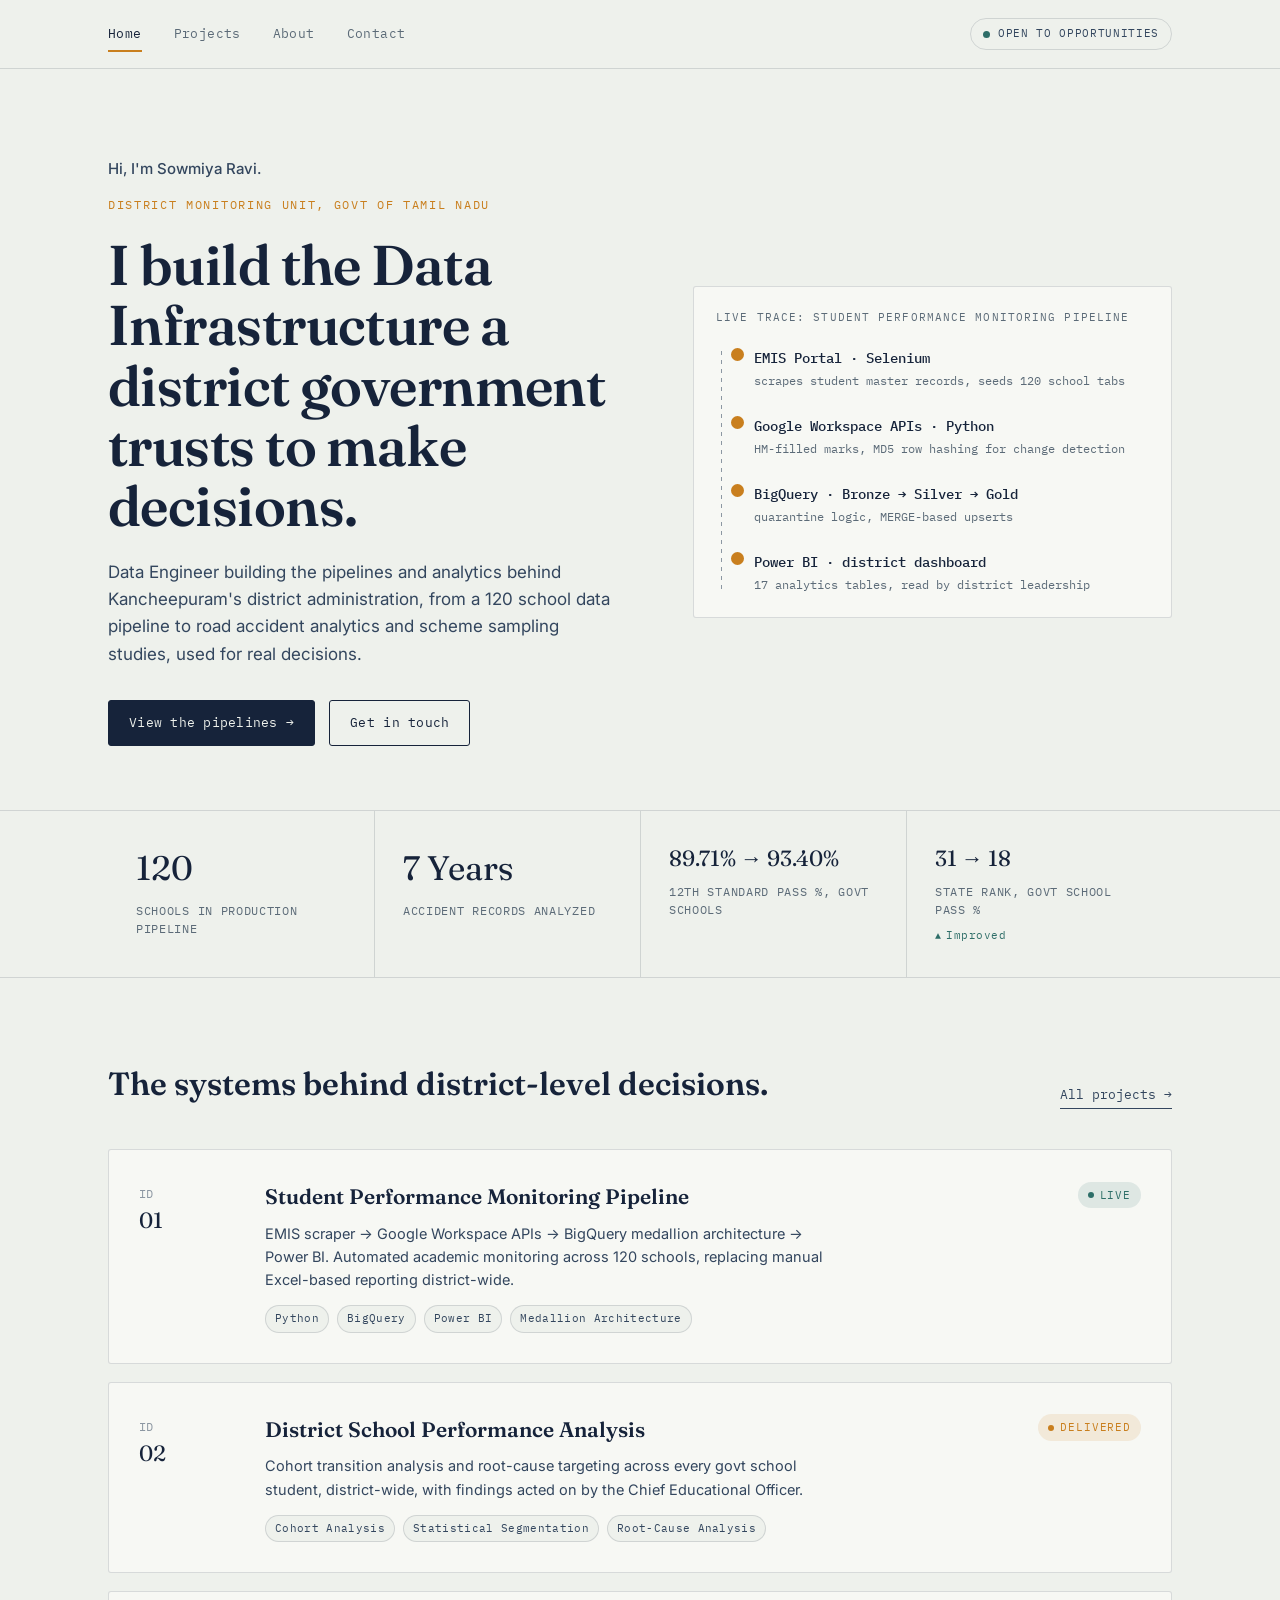
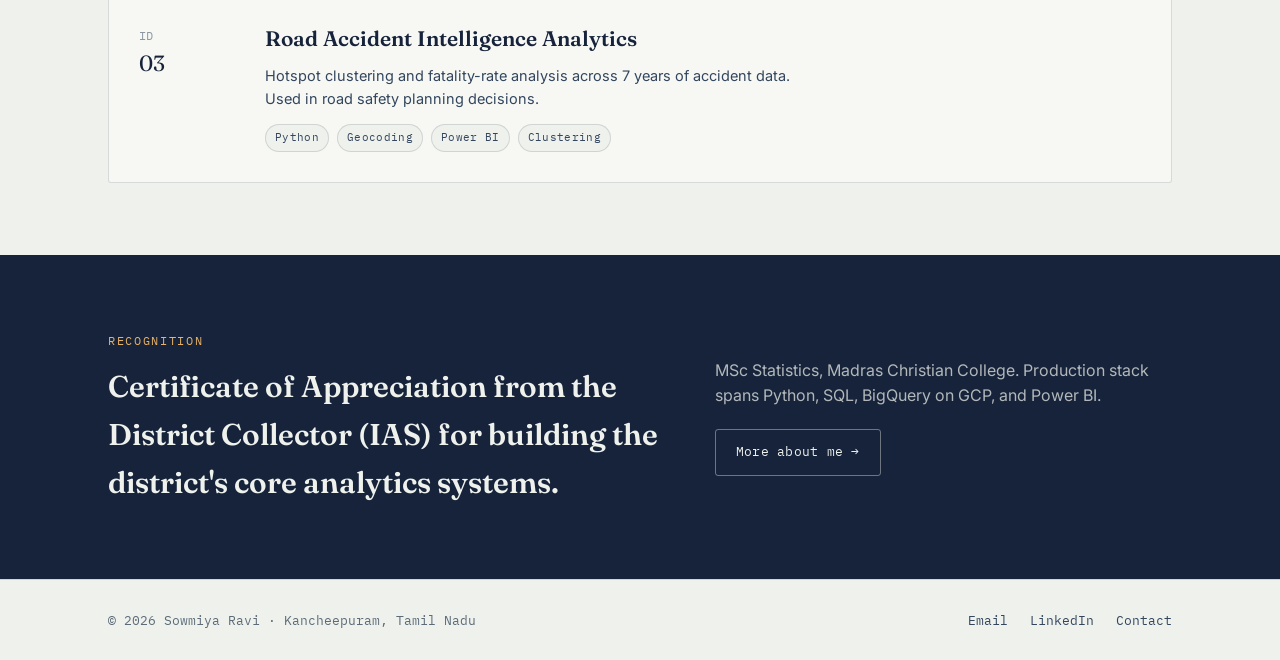
<file: index.html>
<!DOCTYPE html>
<html lang="en">
<head>
<meta charset="UTF-8">
<meta name="viewport" content="width=device-width, initial-scale=1.0">
<title>Sowmiya Ravi: Data Engineer</title>
<meta name="description" content="Sowmiya Ravi: Data Engineer building production pipelines and analytics for district government, Tamil Nadu.">
<link rel="preconnect" href="https://fonts.googleapis.com">
<link rel="preconnect" href="https://fonts.gstatic.com" crossorigin>
<link href="https://fonts.googleapis.com/css2?family=Fraunces:ital,wght@0,300..700;1,400..600&family=Inter:wght@400;500;600;700&family=IBM+Plex+Mono:wght@400;500;600&display=swap" rel="stylesheet">
<link rel="stylesheet" href="css/style.css">
</head>
<body>

<header class="site-header">
  <div class="wrap header-inner">
    <nav class="site-nav">
      <a href="index.html">Home</a>
      <a href="projects.html">Projects</a>
      <a href="about.html">About</a>
      <a href="contact.html">Contact</a>
    </nav>
    <div class="status-pill"><span class="dot"></span>Open to opportunities</div>
    <button class="nav-toggle" aria-label="Toggle navigation">☰</button>
  </div>
</header>

<main>

  <!-- HERO -->
  <section class="hero">
    <div class="wrap hero-grid">
      <div>
        <p class="hero-greeting">Hi, I'm Sowmiya Ravi.</p>
        <span class="eyebrow"><span class="amber">DISTRICT MONITORING UNIT, GOVT OF TAMIL NADU</span></span>
        <h1>I build the Data Infrastructure a district government trusts to make decisions.</h1>
        <p class="hero-sub">Data Engineer building the pipelines and analytics behind Kancheepuram's district administration, from a 120 school data pipeline to road accident analytics and scheme sampling studies, used for real decisions.</p>
        <div class="hero-actions">
          <a href="projects.html" class="btn btn-primary">View the pipelines →</a>
          <a href="contact.html" class="btn btn-ghost">Get in touch</a>
        </div>
      </div>

      <div class="trace reveal">
        <span class="trace-title">Live trace: student performance monitoring pipeline</span>
        <div class="trace-path">
          <div class="trace-step"><span class="t-name">EMIS Portal · Selenium</span><span class="t-meta">scrapes student master records, seeds 120 school tabs</span></div>
          <div class="trace-step"><span class="t-name">Google Workspace APIs · Python</span><span class="t-meta">HM-filled marks, MD5 row hashing for change detection</span></div>
          <div class="trace-step"><span class="t-name">BigQuery · Bronze → Silver → Gold</span><span class="t-meta">quarantine logic, MERGE-based upserts</span></div>
          <div class="trace-step"><span class="t-name">Power BI · district dashboard</span><span class="t-meta">17 analytics tables, read by district leadership</span></div>
        </div>
      </div>
    </div>
  </section>

  <!-- STATS -->
  <section class="stats reveal">
    <div class="wrap stats-grid">
      <div class="stat">
        <div class="num" data-count="120">0</div>
        <div class="label">Schools in production pipeline</div>
      </div>
      <div class="stat">
        <div class="num" data-count="7" data-suffix=" Years">0</div>
        <div class="label">Accident records analyzed</div>
      </div>
      <div class="stat">
        <div class="num num-compare">89.71% → 93.40%</div>
        <div class="label">12th standard pass %, govt schools</div>
      </div>
      <div class="stat">
        <div class="num num-compare">31 → 18</div>
        <div class="label">State rank, govt school pass %</div>
        <div class="improve-tag"><span class="arrow">▲</span>Improved</div>
      </div>
    </div>
  </section>


  <section class="reveal">
    <div class="wrap">
      <div class="section-head">
        <div>
          <h2>The systems behind district-level decisions.</h2>
        </div>
        <a href="projects.html" class="section-link">All projects →</a>
      </div>

      <div class="records">
        <a class="record" href="projects.html#school-pipeline" style="display:grid;text-decoration:none;">
          <div class="rec-id">ID<span class="n">01</span></div>
          <div>
            <h3>Student Performance Monitoring Pipeline</h3>
            <p class="desc">EMIS scraper → Google Workspace APIs → BigQuery medallion architecture → Power BI. Automated academic monitoring across 120 schools, replacing manual Excel-based reporting district-wide.</p>
            <div class="tag-row">
              <span class="tag">Python</span><span class="tag">BigQuery</span><span class="tag">Power BI</span><span class="tag">Medallion Architecture</span>
            </div>
          </div>
          <div class="rec-status"><span class="badge live"><span class="dot"></span>Live</span></div>
        </a>

        <a class="record" href="projects.html#performance-analysis" style="display:grid;text-decoration:none;">
          <div class="rec-id">ID<span class="n">02</span></div>
          <div>
            <h3>District School Performance Analysis</h3>
            <p class="desc">Cohort transition analysis and root-cause targeting across every govt school student, district-wide, with findings acted on by the Chief Educational Officer.</p>
            <div class="tag-row">
              <span class="tag">Cohort Analysis</span><span class="tag">Statistical Segmentation</span><span class="tag">Root-Cause Analysis</span>
            </div>
          </div>
          <div class="rec-status"><span class="badge done"><span class="dot"></span>Delivered</span></div>
        </a>

        <a class="record" href="projects.html#accident-pipeline" style="display:grid;text-decoration:none;">
          <div class="rec-id">ID<span class="n">03</span></div>
          <div>
            <h3>Road Accident Intelligence Analytics</h3>
            <p class="desc">Hotspot clustering and fatality-rate analysis across 7 years of accident data. Used in road safety planning decisions.</p>
            <div class="tag-row">
              <span class="tag">Python</span><span class="tag">Geocoding</span><span class="tag">Power BI</span><span class="tag">Clustering</span>
            </div>
          </div>
        </a>
      </div>
    </div>
  </section>

  <!-- DARK BAND -->
  <section class="band-dark reveal">
    <div class="wrap" style="display:grid;grid-template-columns:1.1fr 0.9fr;gap:48px;align-items:center;">
      <div>
        <span class="eyebrow">Recognition</span>
        <h2 style="margin-top:10px;font-size:clamp(22px,2.6vw,30px);">Certificate of Appreciation from the District Collector (IAS) for building the district's core analytics systems.</h2>
      </div>
      <div>
        <p style="margin-bottom:20px;">MSc Statistics, Madras Christian College. Production stack spans Python, SQL, BigQuery on GCP, and Power BI.</p>
        <a href="about.html" class="btn btn-ghost on-dark">More about me →</a>
      </div>
    </div>
  </section>

</main>

<footer class="site-footer">
  <div class="wrap footer-inner">
    <span>© 2026 Sowmiya Ravi · Kancheepuram, Tamil Nadu</span>
    <div class="footer-links">
      <a href="mailto:sowmiyar1022@gmail.com">Email</a>
      <a href="https://www.linkedin.com/in/sowmiyarvm/" target="_blank" rel="noopener">LinkedIn</a>
      <a href="contact.html">Contact</a>
    </div>
  </div>
</footer>

<script src="js/script.js"></script>
</body>
</html>
</file>
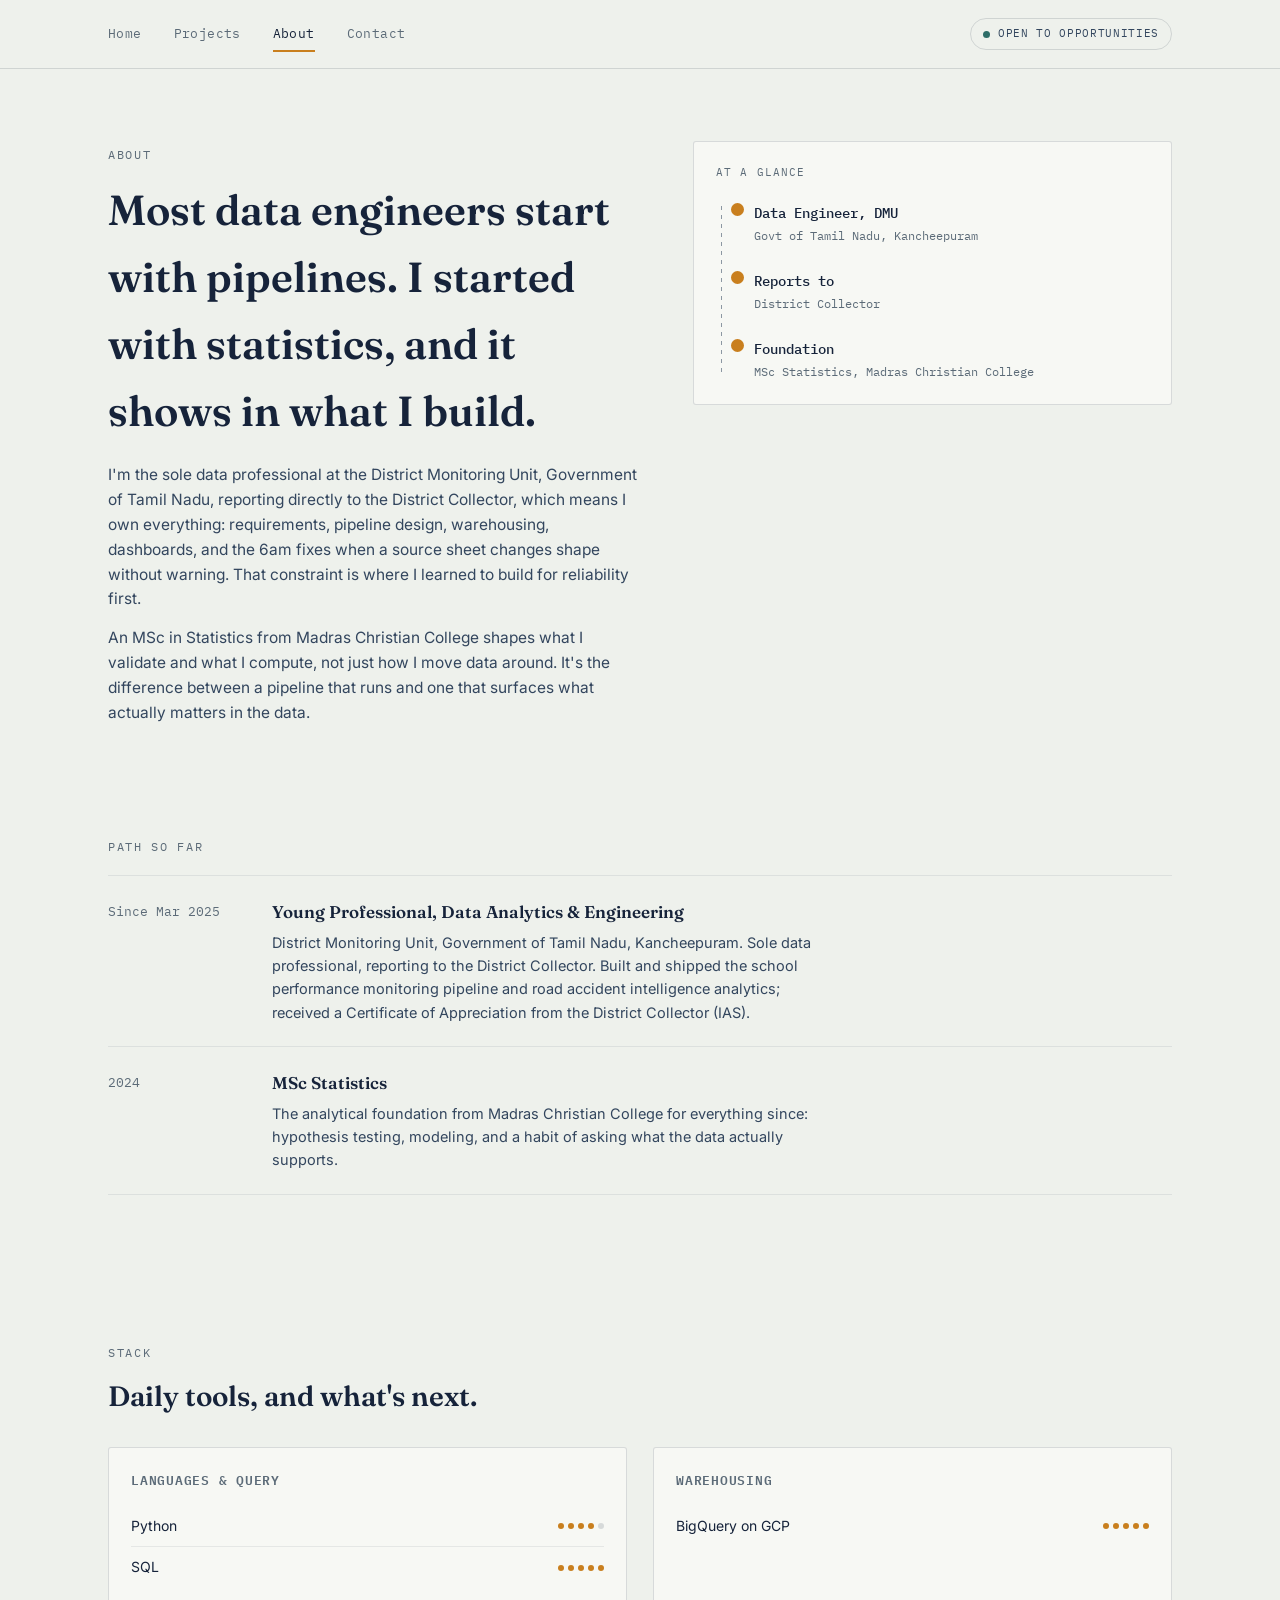
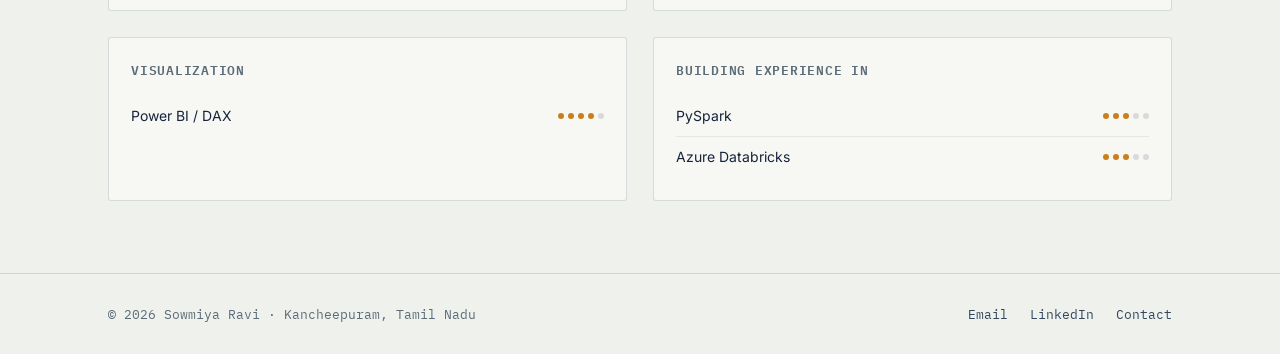
<file: about.html>
<!DOCTYPE html>
<html lang="en">
<head>
<meta charset="UTF-8">
<meta name="viewport" content="width=device-width, initial-scale=1.0">
<title>About: Sowmiya Ravi</title>
<link rel="preconnect" href="https://fonts.googleapis.com">
<link rel="preconnect" href="https://fonts.gstatic.com" crossorigin>
<link href="https://fonts.googleapis.com/css2?family=Fraunces:ital,wght@0,300..700;1,400..600&family=Inter:wght@400;500;600;700&family=IBM+Plex+Mono:wght@400;500;600&display=swap" rel="stylesheet">
<link rel="stylesheet" href="css/style.css">
</head>
<body>

<header class="site-header">
  <div class="wrap header-inner">
    <nav class="site-nav">
      <a href="index.html">Home</a>
      <a href="projects.html">Projects</a>
      <a href="about.html">About</a>
      <a href="contact.html">Contact</a>
    </nav>
    <div class="status-pill"><span class="dot"></span>Open to opportunities</div>
    <button class="nav-toggle" aria-label="Toggle navigation">☰</button>
  </div>
</header>

<main>
  <section style="padding-bottom:36px;">
    <div class="wrap hero-grid" style="align-items:start;">
      <div>
        <span class="eyebrow">About</span>
        <h1 style="font-size:clamp(28px,3.6vw,42px);margin-top:10px;">Most data engineers start with pipelines. I started with statistics, and it shows in what I build.</h1>
        <p style="color:var(--ink-soft);font-size:15.5px;margin-top:18px;max-width:58ch;">
          I'm the sole data professional at the District Monitoring Unit, Government of Tamil Nadu, reporting directly to the District Collector, which means I own everything: requirements, pipeline design, warehousing, dashboards, and the 6am fixes when a source sheet changes shape without warning. That constraint is where I learned to build for reliability first.
        </p>
        <p style="color:var(--ink-soft);font-size:15.5px;margin-top:14px;max-width:58ch;">
          An MSc in Statistics from Madras Christian College shapes what I validate and what I compute, not just how I move data around. It's the difference between a pipeline that runs and one that surfaces what actually matters in the data.
        </p>
      </div>

      <div class="trace reveal">
        <span class="trace-title">At a glance</span>
        <div class="trace-path">
          <div class="trace-step on"><span class="t-name">Data Engineer, DMU</span><span class="t-meta">Govt of Tamil Nadu, Kancheepuram</span></div>
          <div class="trace-step on"><span class="t-name">Reports to</span><span class="t-meta">District Collector</span></div>
          <div class="trace-step on"><span class="t-name">Foundation</span><span class="t-meta">MSc Statistics, Madras Christian College</span></div>
        </div>
      </div>
    </div>
  </section>

  <!-- TIMELINE -->
  <section class="reveal">
    <div class="wrap">
      <span class="eyebrow">Path so far</span>
      <div class="timeline" style="margin-top:16px;">
        <div class="tl-row">
          <div class="tl-when">Since Mar 2025</div>
          <div class="tl-what">
            <h3>Young Professional, Data Analytics &amp; Engineering</h3>
            <p>District Monitoring Unit, Government of Tamil Nadu, Kancheepuram. Sole data professional, reporting to the District Collector. Built and shipped the school performance monitoring pipeline and road accident intelligence analytics; received a Certificate of Appreciation from the District Collector (IAS).</p>
          </div>
        </div>
        <div class="tl-row">
          <div class="tl-when">2024</div>
          <div class="tl-what">
            <h3>MSc Statistics</h3>
            <p>The analytical foundation from Madras Christian College for everything since: hypothesis testing, modeling, and a habit of asking what the data actually supports.</p>
          </div>
        </div>
      </div>
    </div>
  </section>

  <!-- SKILLS -->
  <section class="reveal">
    <div class="wrap">
      <span class="eyebrow">Stack</span>
      <h2 style="margin-top:10px;margin-bottom:28px;font-size:clamp(22px,2.6vw,28px);">Daily tools, and what's next.</h2>
      <div class="skill-grid">
        <div class="skill-group">
          <h3>Languages &amp; Query</h3>
          <div class="skill-item"><span>Python</span><span class="dots"><span class="f"></span><span class="f"></span><span class="f"></span><span class="f"></span><span></span></span></div>
          <div class="skill-item"><span>SQL</span><span class="dots"><span class="f"></span><span class="f"></span><span class="f"></span><span class="f"></span><span class="f"></span></span></div>
        </div>
        <div class="skill-group">
          <h3>Warehousing</h3>
          <div class="skill-item"><span>BigQuery on GCP</span><span class="dots"><span class="f"></span><span class="f"></span><span class="f"></span><span class="f"></span><span class="f"></span></span></div>
        </div>
        <div class="skill-group">
          <h3>Visualization</h3>
          <div class="skill-item"><span>Power BI / DAX</span><span class="dots"><span class="f"></span><span class="f"></span><span class="f"></span><span class="f"></span><span></span></span></div>
        </div>
        <div class="skill-group">
          <h3>Building experience in</h3>
          <div class="skill-item"><span>PySpark</span><span class="dots"><span class="f"></span><span class="f"></span><span class="f"></span><span></span><span></span></span></div>
          <div class="skill-item"><span>Azure Databricks</span><span class="dots"><span class="f"></span><span class="f"></span><span class="f"></span><span></span><span></span></span></div>
        </div>
      </div>
    </div>
  </section>
</main>

<footer class="site-footer">
  <div class="wrap footer-inner">
    <span>© 2026 Sowmiya Ravi · Kancheepuram, Tamil Nadu</span>
    <div class="footer-links">
      <a href="mailto:sowmiyar1022@gmail.com">Email</a>
      <a href="https://www.linkedin.com/in/sowmiyarvm/" target="_blank" rel="noopener">LinkedIn</a>
      <a href="contact.html">Contact</a>
    </div>
  </div>
</footer>

<script src="js/script.js"></script>
</body>
</html>
</file>
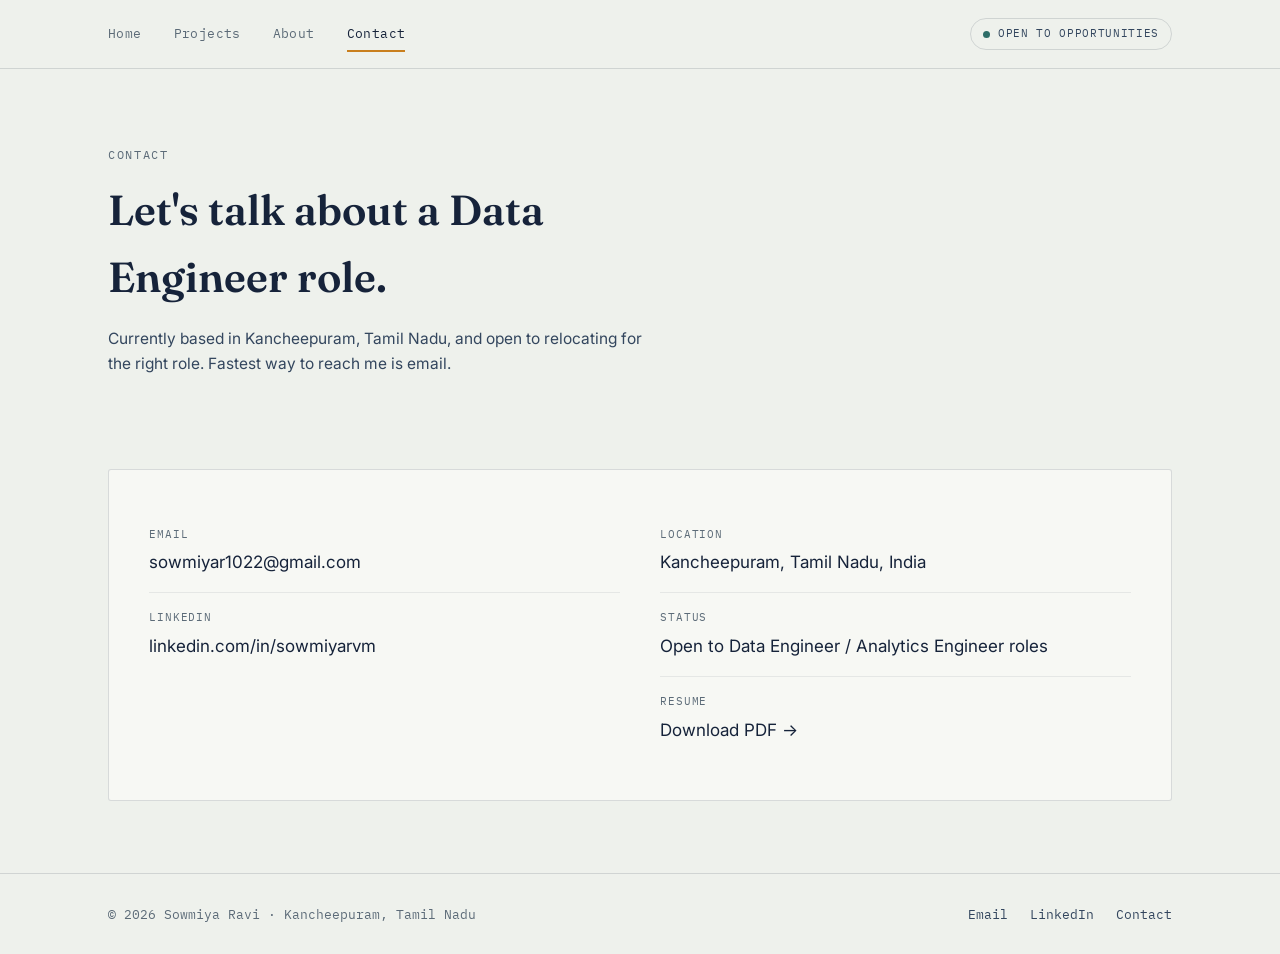
<file: contact.html>
<!DOCTYPE html>
<html lang="en">
<head>
<meta charset="UTF-8">
<meta name="viewport" content="width=device-width, initial-scale=1.0">
<title>Contact: Sowmiya Ravi</title>
<link rel="preconnect" href="https://fonts.googleapis.com">
<link rel="preconnect" href="https://fonts.gstatic.com" crossorigin>
<link href="https://fonts.googleapis.com/css2?family=Fraunces:ital,wght@0,300..700;1,400..600&family=Inter:wght@400;500;600;700&family=IBM+Plex+Mono:wght@400;500;600&display=swap" rel="stylesheet">
<link rel="stylesheet" href="css/style.css">
</head>
<body>

<header class="site-header">
  <div class="wrap header-inner">
    <nav class="site-nav">
      <a href="index.html">Home</a>
      <a href="projects.html">Projects</a>
      <a href="about.html">About</a>
      <a href="contact.html">Contact</a>
    </nav>
    <div class="status-pill"><span class="dot"></span>Open to opportunities</div>
    <button class="nav-toggle" aria-label="Toggle navigation">☰</button>
  </div>
</header>

<main>
  <section style="padding-bottom:20px;">
    <div class="wrap">
      <span class="eyebrow">Contact</span>
      <h1 style="font-size:clamp(28px,3.6vw,42px);margin-top:10px;max-width:18ch;">Let's talk about a Data Engineer role.</h1>
      <p style="color:var(--ink-soft);font-size:15.5px;margin-top:16px;max-width:56ch;">
        Currently based in Kancheepuram, Tamil Nadu, and open to relocating for the right role. Fastest way to reach me is email.
      </p>
    </div>
  </section>

  <section class="reveal">
    <div class="wrap">
      <div class="contact-card">
        <div>
          <div class="contact-field">
            <div class="k">Email</div>
            <div class="v"><a href="mailto:sowmiyar1022@gmail.com">sowmiyar1022@gmail.com</a></div>
          </div>
          <div class="contact-field">
            <div class="k">LinkedIn</div>
            <div class="v"><a href="https://www.linkedin.com/in/sowmiyarvm/" target="_blank" rel="noopener">linkedin.com/in/sowmiyarvm</a></div>
          </div>
        </div>
        <div>
          <div class="contact-field">
            <div class="k">Location</div>
            <div class="v">Kancheepuram, Tamil Nadu, India</div>
          </div>
          <div class="contact-field">
            <div class="k">Status</div>
            <div class="v">Open to Data Engineer / Analytics Engineer roles</div>
          </div>
          <div class="contact-field">
            <div class="k">Resume</div>
            <div class="v"><a href="https://drive.google.com/file/d/1RymxJrwrQh2hCrTzw3-x2sdPFrqMWanp/view?usp=sharing" target="_blank" rel="noopener">Download PDF →</a></div>
          </div>
        </div>
      </div>
    </div>
  </section>
</main>

<footer class="site-footer">
  <div class="wrap footer-inner">
    <span>© 2026 Sowmiya Ravi · Kancheepuram, Tamil Nadu</span>
    <div class="footer-links">
      <a href="mailto:sowmiyar1022@gmail.com">Email</a>
      <a href="https://www.linkedin.com/in/sowmiyarvm/" target="_blank" rel="noopener">LinkedIn</a>
      <a href="contact.html">Contact</a>
    </div>
  </div>
</footer>

<script src="js/script.js"></script>
</body>
</html>
</file>
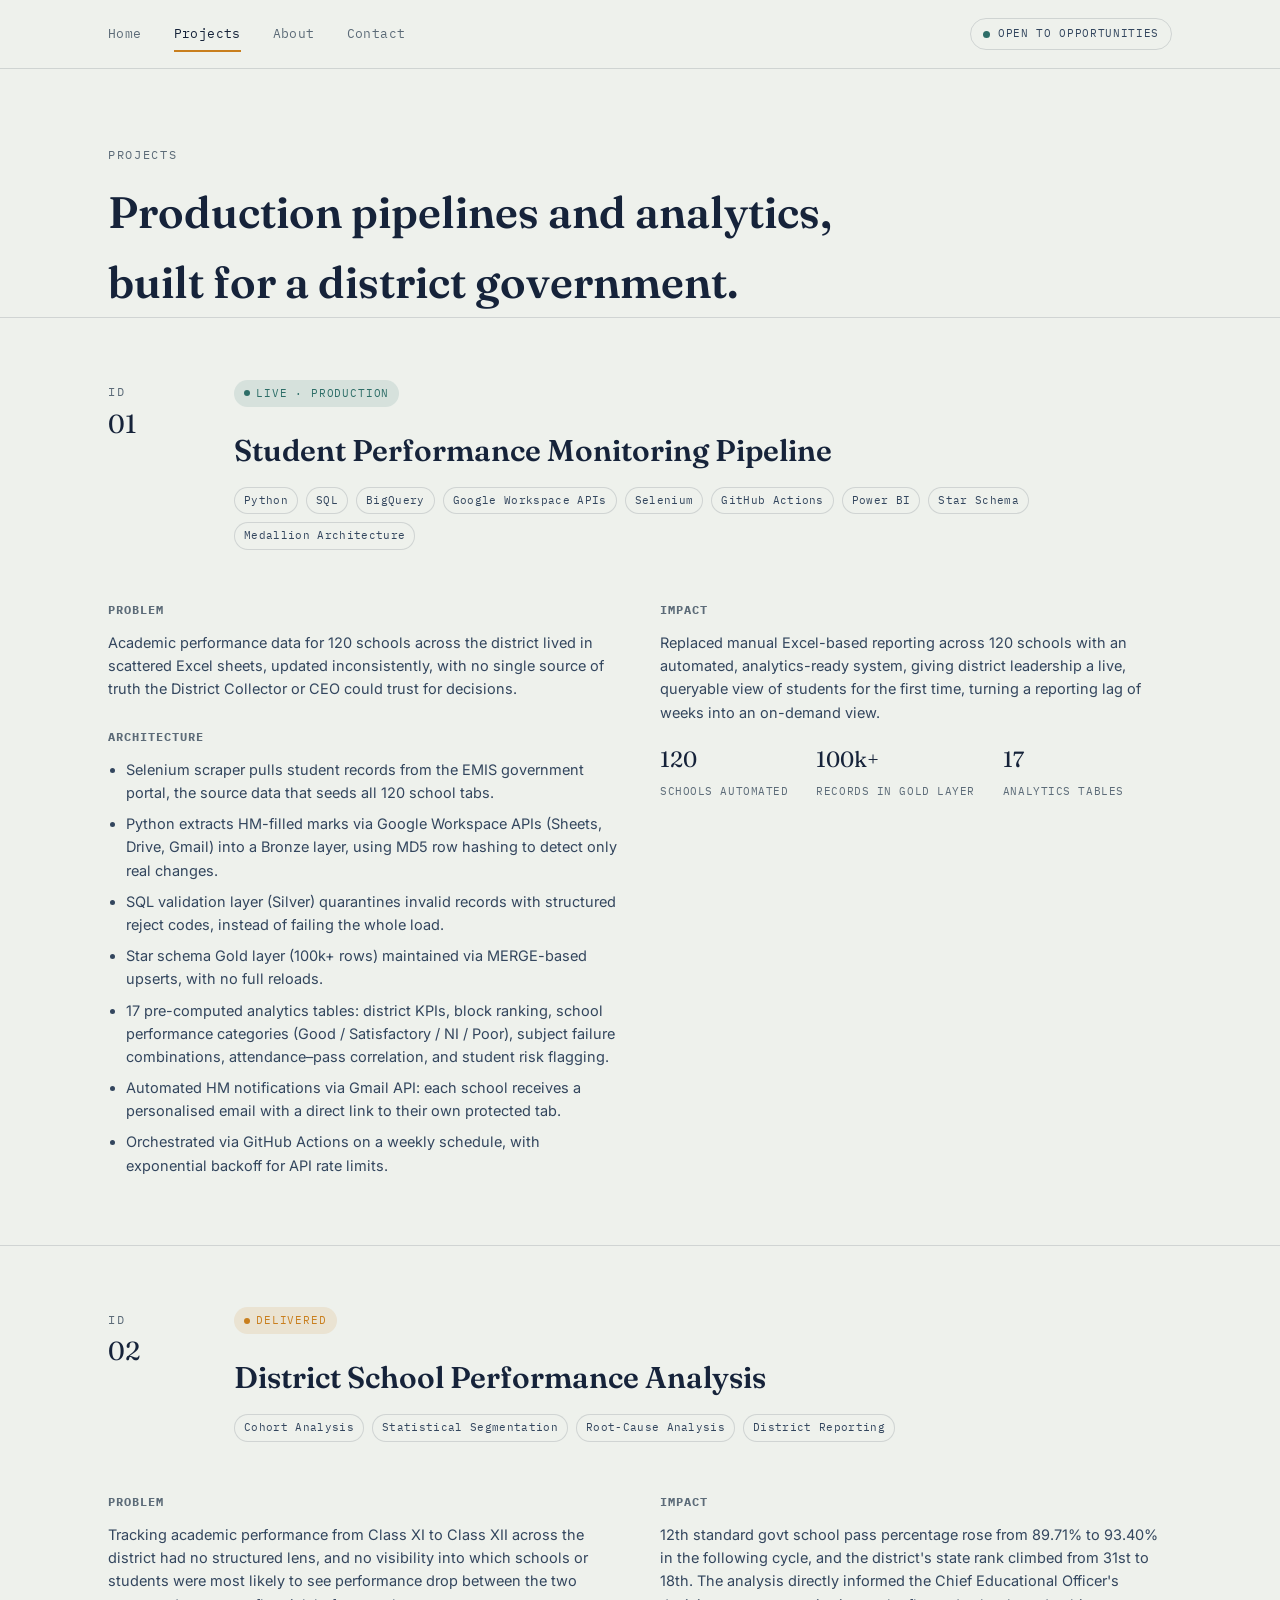
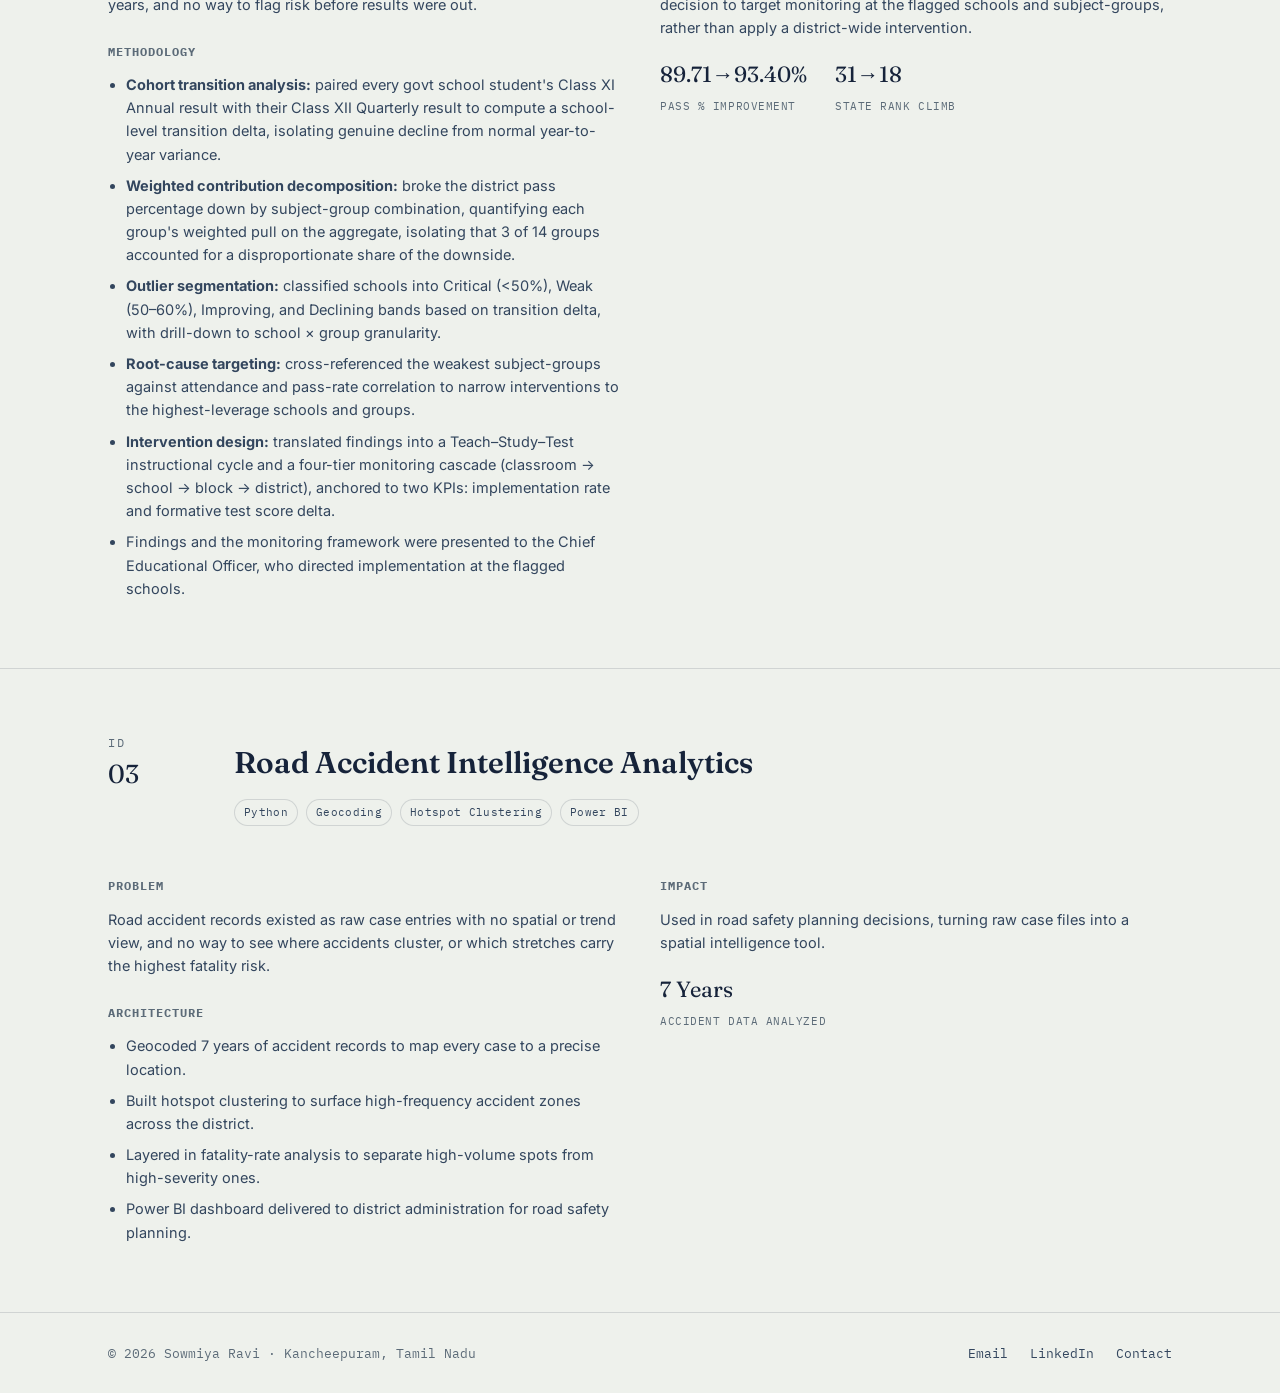
<file: projects.html>
<!DOCTYPE html>
<html lang="en">
<head>
<meta charset="UTF-8">
<meta name="viewport" content="width=device-width, initial-scale=1.0">
<title>Projects: Sowmiya Ravi</title>
<link rel="preconnect" href="https://fonts.googleapis.com">
<link rel="preconnect" href="https://fonts.gstatic.com" crossorigin>
<link href="https://fonts.googleapis.com/css2?family=Fraunces:ital,wght@0,300..700;1,400..600&family=Inter:wght@400;500;600;700&family=IBM+Plex+Mono:wght@400;500;600&display=swap" rel="stylesheet">
<link rel="stylesheet" href="css/style.css">
<style>
  .case{ padding: 60px 0; border-top: 1px solid var(--line); }
  .case:first-of-type{ border-top:none; }
  .case-head{ display:grid; grid-template-columns: 100px 1fr; gap: 26px; margin-bottom: 34px; }
  .case-body{ display:grid; grid-template-columns: 1fr 1fr; gap: 40px; }
  .case-block h4{ font-family: var(--mono); font-size: 12px; letter-spacing: 0.08em; text-transform: uppercase; color: var(--slate); margin-bottom: 12px; }
  .case-block p{ color: var(--ink-soft); font-size: 14.5px; margin-bottom: 10px; }
  .case-block ul{ margin: 0; padding-left: 18px; color: var(--ink-soft); font-size: 14.5px; }
  .case-block li{ margin-bottom: 8px; }
  .impact-row{ display:flex; gap: 28px; margin-top: 18px; flex-wrap: wrap; }
  .impact-row .imp{ font-family: var(--mono); }
  .impact-row .imp .num{ font-family: var(--display); font-size: 22px; color: var(--ink); display:block; }
  .impact-row .imp .lab{ font-size: 11px; color: var(--slate); text-transform: uppercase; letter-spacing: 0.05em; }
  @media (max-width: 780px){ .case-body{ grid-template-columns: 1fr; } .case-head{ grid-template-columns: 1fr; } }
</style>
</head>
<body>

<header class="site-header">
  <div class="wrap header-inner">
    <nav class="site-nav">
      <a href="index.html">Home</a>
      <a href="projects.html">Projects</a>
      <a href="about.html">About</a>
      <a href="contact.html">Contact</a>
    </nav>
    <div class="status-pill"><span class="dot"></span>Open to opportunities</div>
    <button class="nav-toggle" aria-label="Toggle navigation">☰</button>
  </div>
</header>

<main>
  <section style="padding-bottom:0;">
    <div class="wrap">
      <span class="eyebrow">Projects</span>
      <h1 style="font-size:clamp(30px,4vw,44px);margin-top:10px;max-width:26ch;">Production pipelines and analytics, built for a district government.</h1>
    </div>
  </section>

  <!-- PROJECT 01 -->
  <section class="case reveal" id="school-pipeline">
    <div class="wrap">
      <div class="case-head">
        <div class="rec-id"><span class="eyebrow">ID</span><span class="n" style="font-family:var(--display);font-size:26px;color:var(--ink);display:block;">01</span></div>
        <div>
          <span class="badge live" style="margin-bottom:10px;"><span class="dot"></span>Live · Production</span>
          <h2 style="font-size:clamp(22px,2.6vw,30px);margin-top:10px;">Student Performance Monitoring Pipeline</h2>
          <div class="tag-row" style="margin-top:12px;">
            <span class="tag">Python</span><span class="tag">SQL</span><span class="tag">BigQuery</span><span class="tag">Google Workspace APIs</span><span class="tag">Selenium</span><span class="tag">GitHub Actions</span><span class="tag">Power BI</span><span class="tag">Star Schema</span><span class="tag">Medallion Architecture</span>
          </div>
        </div>
      </div>

      <div class="case-body">
        <div class="case-block">
          <h4>Problem</h4>
          <p>Academic performance data for 120 schools across the district lived in scattered Excel sheets, updated inconsistently, with no single source of truth the District Collector or CEO could trust for decisions.</p>
          <h4 style="margin-top:26px;">Architecture</h4>
          <ul>
            <li>Selenium scraper pulls student records from the EMIS government portal, the source data that seeds all 120 school tabs.</li>
            <li>Python extracts HM-filled marks via Google Workspace APIs (Sheets, Drive, Gmail) into a Bronze layer, using MD5 row hashing to detect only real changes.</li>
            <li>SQL validation layer (Silver) quarantines invalid records with structured reject codes, instead of failing the whole load.</li>
            <li>Star schema Gold layer (100k+ rows) maintained via MERGE-based upserts, with no full reloads.</li>
            <li>17 pre-computed analytics tables: district KPIs, block ranking, school performance categories (Good / Satisfactory / NI / Poor), subject failure combinations, attendance–pass correlation, and student risk flagging.</li>
            <li>Automated HM notifications via Gmail API: each school receives a personalised email with a direct link to their own protected tab.</li>
            <li>Orchestrated via GitHub Actions on a weekly schedule, with exponential backoff for API rate limits.</li>
          </ul>
        </div>
        <div class="case-block">
          <h4>Impact</h4>
          <p>Replaced manual Excel-based reporting across 120 schools with an automated, analytics-ready system, giving district leadership a live, queryable view of students for the first time, turning a reporting lag of weeks into an on-demand view.</p>
          <div class="impact-row">
            <div class="imp"><span class="num">120</span><span class="lab">Schools automated</span></div>
            <div class="imp"><span class="num">100k+</span><span class="lab">Records in Gold layer</span></div>
            <div class="imp"><span class="num">17</span><span class="lab">Analytics tables</span></div>
          </div>
        </div>
      </div>
    </div>
  </section>

  <!-- PROJECT 02 -->
  <section class="case reveal" id="performance-analysis">
    <div class="wrap">
      <div class="case-head">
        <div class="rec-id"><span class="eyebrow">ID</span><span class="n" style="font-family:var(--display);font-size:26px;color:var(--ink);display:block;">02</span></div>
        <div>
          <span class="badge done" style="margin-bottom:10px;"><span class="dot"></span>Delivered</span>
          <h2 style="font-size:clamp(22px,2.6vw,30px);margin-top:10px;">District School Performance Analysis</h2>
          <div class="tag-row" style="margin-top:12px;">
            <span class="tag">Cohort Analysis</span><span class="tag">Statistical Segmentation</span><span class="tag">Root-Cause Analysis</span><span class="tag">District Reporting</span>
          </div>
        </div>
      </div>

      <div class="case-body">
        <div class="case-block">
          <h4>Problem</h4>
          <p>Tracking academic performance from Class XI to Class XII across the district had no structured lens, and no visibility into which schools or students were most likely to see performance drop between the two years, and no way to flag risk before results were out.</p>
          <h4 style="margin-top:26px;">Methodology</h4>
          <ul>
            <li><strong>Cohort transition analysis:</strong> paired every govt school student's Class XI Annual result with their Class XII Quarterly result to compute a school-level transition delta, isolating genuine decline from normal year-to-year variance.</li>
            <li><strong>Weighted contribution decomposition:</strong> broke the district pass percentage down by subject-group combination, quantifying each group's weighted pull on the aggregate, isolating that 3 of 14 groups accounted for a disproportionate share of the downside.</li>
            <li><strong>Outlier segmentation:</strong> classified schools into Critical (&lt;50%), Weak (50–60%), Improving, and Declining bands based on transition delta, with drill-down to school × group granularity.</li>
            <li><strong>Root-cause targeting:</strong> cross-referenced the weakest subject-groups against attendance and pass-rate correlation to narrow interventions to the highest-leverage schools and groups.</li>
            <li><strong>Intervention design:</strong> translated findings into a Teach–Study–Test instructional cycle and a four-tier monitoring cascade (classroom → school → block → district), anchored to two KPIs: implementation rate and formative test score delta.</li>
            <li>Findings and the monitoring framework were presented to the Chief Educational Officer, who directed implementation at the flagged schools.</li>
          </ul>
        </div>
        <div class="case-block">
          <h4>Impact</h4>
          <p>12th standard govt school pass percentage rose from 89.71% to 93.40% in the following cycle, and the district's state rank climbed from 31st to 18th. The analysis directly informed the Chief Educational Officer's decision to target monitoring at the flagged schools and subject-groups, rather than apply a district-wide intervention.</p>
          <div class="impact-row">
            <div class="imp"><span class="num">89.71→93.40%</span><span class="lab">Pass % improvement</span></div>
            <div class="imp"><span class="num">31→18</span><span class="lab">State rank climb</span></div>
          </div>
        </div>
      </div>
    </div>
  </section>

  <!-- PROJECT 03 -->
  <section class="case reveal" id="accident-pipeline">
    <div class="wrap">
      <div class="case-head">
        <div class="rec-id"><span class="eyebrow">ID</span><span class="n" style="font-family:var(--display);font-size:26px;color:var(--ink);display:block;">03</span></div>
        <div>
          <h2 style="font-size:clamp(22px,2.6vw,30px);margin-top:10px;">Road Accident Intelligence Analytics</h2>
          <div class="tag-row" style="margin-top:12px;">
            <span class="tag">Python</span><span class="tag">Geocoding</span><span class="tag">Hotspot Clustering</span><span class="tag">Power BI</span>
          </div>
        </div>
      </div>

      <div class="case-body">
        <div class="case-block">
          <h4>Problem</h4>
          <p>Road accident records existed as raw case entries with no spatial or trend view, and no way to see where accidents cluster, or which stretches carry the highest fatality risk.</p>
          <h4 style="margin-top:26px;">Architecture</h4>
          <ul>
            <li>Geocoded 7 years of accident records to map every case to a precise location.</li>
            <li>Built hotspot clustering to surface high-frequency accident zones across the district.</li>
            <li>Layered in fatality-rate analysis to separate high-volume spots from high-severity ones.</li>
            <li>Power BI dashboard delivered to district administration for road safety planning.</li>
          </ul>
        </div>
        <div class="case-block">
          <h4>Impact</h4>
          <p>Used in road safety planning decisions, turning raw case files into a spatial intelligence tool.</p>
          <div class="impact-row">
            <div class="imp"><span class="num">7 Years</span><span class="lab">Accident data analyzed</span></div>
          </div>
        </div>
      </div>
    </div>
  </section>
</main>

<footer class="site-footer">
  <div class="wrap footer-inner">
    <span>© 2026 Sowmiya Ravi · Kancheepuram, Tamil Nadu</span>
    <div class="footer-links">
      <a href="mailto:sowmiyar1022@gmail.com">Email</a>
      <a href="https://www.linkedin.com/in/sowmiyarvm/" target="_blank" rel="noopener">LinkedIn</a>
      <a href="contact.html">Contact</a>
    </div>
  </div>
</footer>

<script src="js/script.js"></script>
</body>
</html>
</file>
<file: css/style.css>
/* =========================================================
   SOWMIYA RAVI — PORTFOLIO
   Design concept: "Field Record" — the visual language of a
   district monitoring console. Sowmiya's real work turns raw
   field data (school registers, accident FIRs) into pipelines
   and dashboards a District Collector reads every morning.
   The site borrows that vocabulary: record IDs, status dots,
   monospace stats, thin ruled lines, a traced data path.
   ========================================================= */

:root{
  --paper:      #EEF1EC;
  --paper-dim:  #E4E8E1;
  --card:       #F7F8F4;
  --ink:        #16233A;
  --ink-soft:   #33465E;
  --slate:      #5C6B78;
  --slate-dim:  #8C97A2;
  --amber:      #C97F1E;
  --amber-soft: #E7B266;
  --teal:       #2E6E68;
  --line:       rgba(22,35,58,0.14);
  --line-soft:  rgba(22,35,58,0.08);

  --display: "Fraunces", "Iowan Old Style", Georgia, serif;
  --body:    "Inter", -apple-system, BlinkMacSystemFont, "Segoe UI", sans-serif;
  --mono:    "IBM Plex Mono", "SFMono-Regular", Menlo, monospace;

  --wrap: 1120px;
  --radius: 3px;
}

*{ box-sizing: border-box; }
html{ scroll-behavior: smooth; }
body{
  margin:0;
  background: var(--paper);
  color: var(--ink);
  font-family: var(--body);
  font-size: 16px;
  line-height: 1.6;
  -webkit-font-smoothing: antialiased;
}
@media (prefers-reduced-motion: reduce){
  html{ scroll-behavior:auto; }
  *{ animation-duration: 0.01ms !important; animation-iteration-count:1 !important; transition-duration: 0.01ms !important; }
}

.wrap{ max-width: var(--wrap); margin: 0 auto; padding: 0 28px; }

a{ color: inherit; text-decoration: none; }
:focus-visible{ outline: 2px solid var(--amber); outline-offset: 3px; }

h1,h2,h3{ font-family: var(--display); font-weight: 600; margin: 0; color: var(--ink); }
p{ margin: 0; }

.eyebrow{
  font-family: var(--mono);
  font-size: 12px;
  letter-spacing: 0.14em;
  text-transform: uppercase;
  color: var(--slate);
}
.eyebrow .amber{ color: var(--amber); }
.hero-greeting{ font-family: var(--body); font-size: 15px; color: var(--ink-soft); margin-bottom: 10px; font-weight: 500; }
/* ---------- HEADER ---------- */
.site-header{
  position: sticky; top:0; z-index: 50;
  background: rgba(238,241,236,0.92);
  backdrop-filter: blur(6px);
  border-bottom: 1px solid var(--line);
}
.header-inner{
  display:flex; align-items:center; justify-content:space-between;
  height: 68px;
}
.logo{
  display:flex; align-items:baseline; gap:8px;
  font-family: var(--mono); font-weight:600; font-size: 15px; color: var(--ink);
}
.logo .logo-dot{ color: var(--amber); }
.logo .logo-sub{ font-size: 10px; letter-spacing: 0.12em; color: var(--slate); font-weight:500; }

.site-nav{ display:flex; gap: 32px; }
.site-nav a{
  font-family: var(--mono); font-size: 13px; color: var(--slate);
  letter-spacing: 0.03em; position:relative; padding: 4px 0;
}
.site-nav a:hover{ color: var(--ink); }
.site-nav a.active{ color: var(--ink); }
.site-nav a.active::after{
  content:""; position:absolute; left:0; right:0; bottom:-4px; height:2px; background: var(--amber);
}

.status-pill{
  display:flex; align-items:center; gap:8px;
  font-family: var(--mono); font-size: 11px; letter-spacing: 0.06em;
  color: var(--ink-soft); border:1px solid var(--line); border-radius: 999px;
  padding: 6px 12px; text-transform: uppercase;
}
.status-pill .dot{
  width:7px; height:7px; border-radius:50%; background: var(--teal);
  box-shadow: 0 0 0 0 rgba(46,110,104,0.5);
  animation: pulse 2.4s infinite;
}
@keyframes pulse{
  0%{ box-shadow: 0 0 0 0 rgba(46,110,104,0.45); }
  70%{ box-shadow: 0 0 0 6px rgba(46,110,104,0); }
  100%{ box-shadow: 0 0 0 0 rgba(46,110,104,0); }
}

.nav-toggle{ display:none; }

/* ---------- BUTTONS ---------- */
.btn{
  display:inline-flex; align-items:center; gap:8px;
  font-family: var(--mono); font-size: 13px; letter-spacing: 0.02em;
  padding: 12px 20px; border-radius: var(--radius); border:1px solid var(--ink);
  transition: transform .15s ease, background .15s ease, color .15s ease;
}
.btn-primary{ background: var(--ink); color: var(--paper); }
.btn-primary:hover{ background: var(--amber); border-color: var(--amber); color: var(--ink); transform: translateY(-1px); }
.btn-ghost{ background: transparent; color: var(--ink); }
.btn-ghost:hover{ background: var(--ink); color: var(--paper); transform: translateY(-1px); }
.btn-ghost.on-dark{ border-color: rgba(238,241,236,0.4); color: var(--paper); }
.btn-ghost.on-dark:hover{ background: var(--paper); color: var(--ink); }

/* ---------- HERO ---------- */
.hero{ padding: 88px 0 64px; }
.hero-grid{ display:grid; grid-template-columns: 1.05fr 0.95fr; gap: 56px; align-items:center; }
.hero h1{
  font-size: clamp(34px, 4.6vw, 56px); line-height: 1.08; margin: 18px 0 22px;
  letter-spacing: -0.01em;
}
.hero h1 em{ font-style: italic; color: var(--amber); }
.hero-sub{ font-size: 17px; color: var(--ink-soft); max-width: 46ch; margin-bottom: 32px; }
.hero-actions{ display:flex; gap: 14px; flex-wrap: wrap; }

/* pipeline trace — signature element */
.trace{
  font-family: var(--mono); border:1px solid var(--line); background: var(--card);
  border-radius: var(--radius); padding: 22px;
}
.trace-title{ font-size: 11px; letter-spacing: 0.1em; color: var(--slate); text-transform: uppercase; margin-bottom: 18px; display:block; }
.trace-path{ position:relative; padding-left: 18px; }
.trace-path::before{
  content:""; position:absolute; left:5px; top:6px; bottom:6px; width:1px;
  background: repeating-linear-gradient(to bottom, var(--slate-dim) 0 4px, transparent 4px 9px);
}
.trace-step{ position:relative; padding: 0 0 22px 20px; }
.trace-step:last-child{ padding-bottom: 0; }
.trace-step::before{
  content:""; position:absolute; left:-3px; top:3px; width:9px; height:9px; border-radius:50%;
  background: var(--paper); border: 2px solid var(--amber);
}
.trace-step.on::before{ background: var(--amber); }
.trace-step .t-name{ font-size: 14px; color: var(--ink); font-weight:500; }
.trace-step .t-meta{ font-size: 11.5px; color: var(--slate); display:block; margin-top: 2px; }

/* ---------- STAT ROW ---------- */
.stats{ border-top: 1px solid var(--line); border-bottom: 1px solid var(--line); padding: 0; }
.stats-grid{ display:grid; grid-template-columns: repeat(4,1fr); }
.stat{ padding: 30px 28px; border-left: 1px solid var(--line); }
.stat:first-child{ border-left: none; }
.stat .num{ font-family: var(--display); font-size: 34px; color: var(--ink); }
.stat .num .unit{ font-size: 18px; color: var(--amber); }
.stat .num.num-compare{ font-size: 22px; letter-spacing: -0.01em; }
.stat .label{ font-family: var(--mono); font-size: 11.5px; color: var(--slate); text-transform: uppercase; letter-spacing: 0.06em; margin-top: 6px; }
.improve-tag{
  font-family: var(--mono); font-size: 11px; letter-spacing: 0.04em; color: var(--teal);
  margin-top: 8px; display:inline-flex; align-items:center; gap: 5px;
}
.improve-tag .arrow{ font-size: 10px; }

/* ---------- SECTION SCAFFOLDING ---------- */
section{ padding: 72px 0; }
.section-head{ display:flex; align-items:flex-end; justify-content:space-between; margin-bottom: 40px; gap: 24px; flex-wrap: wrap; }
.section-head h2{ font-size: clamp(24px,3vw,32px); margin-top: 8px; }
.section-link{ font-family: var(--mono); font-size: 13px; color: var(--ink-soft); border-bottom: 1px solid var(--ink-soft); padding-bottom: 2px; white-space: nowrap; }
.section-link:hover{ color: var(--amber); border-color: var(--amber); }

/* ---------- RECORD CARDS (projects) ---------- */
.records{ display:flex; flex-direction: column; gap: 18px; }
.record{
  border:1px solid var(--line); border-radius: var(--radius); background: var(--card);
  padding: 30px; display:grid; grid-template-columns: 100px 1fr auto; gap: 26px; align-items:start;
  transition: border-color .15s ease, transform .15s ease;
}
.record:hover{ border-color: var(--ink-soft); transform: translateY(-2px); }
.record .rec-id{ font-family: var(--mono); font-size: 12px; color: var(--slate-dim); padding-top: 4px; }
.record .rec-id .n{ display:block; font-size: 22px; color: var(--ink); font-family: var(--display); }
.record h3{ font-size: 21px; margin-bottom: 8px; }
.record p.desc{ color: var(--ink-soft); font-size: 14.5px; max-width: 62ch; margin-bottom: 14px; }
.tag-row{ display:flex; gap:8px; flex-wrap: wrap; }
.tag{
  font-family: var(--mono); font-size: 11px; letter-spacing: 0.03em; color: var(--ink-soft);
  border: 1px solid var(--line); padding: 4px 9px; border-radius: 999px; background: var(--paper);
}
.rec-status{ text-align:right; }
.badge{
  font-family: var(--mono); font-size: 10.5px; letter-spacing: 0.08em; text-transform: uppercase;
  padding: 5px 10px; border-radius: 999px; display:inline-flex; align-items:center; gap:6px;
}
.badge.live{ background: rgba(46,110,104,0.12); color: var(--teal); }
.badge.done{ background: rgba(201,127,30,0.12); color: var(--amber); }
.badge .dot{ width:6px; height:6px; border-radius:50%; background: currentColor; }

@media (max-width: 720px){
  .record{ grid-template-columns: 1fr; }
  .rec-status{ text-align:left; }
}

/* ---------- DARK BAND ---------- */
.band-dark{ background: var(--ink); color: var(--paper); }
.band-dark .eyebrow{ color: var(--amber-soft); }
.band-dark h2, .band-dark h3{ color: var(--paper); }
.band-dark p{ color: rgba(238,241,236,0.72); }

/* ---------- CHIP LIST (targets) ---------- */
.chip-list{ display:flex; flex-wrap:wrap; gap: 10px; }
.chip{
  font-family: var(--mono); font-size: 13px; border: 1px solid rgba(238,241,236,0.28);
  padding: 9px 16px; border-radius: var(--radius);
}

/* ---------- FOOTER ---------- */
.site-footer{ border-top: 1px solid var(--line); padding: 30px 0; }
.footer-inner{ display:flex; justify-content:space-between; align-items:center; flex-wrap:wrap; gap: 14px; }
.footer-inner span{ font-family: var(--mono); font-size: 12.5px; color: var(--slate); }
.footer-links{ display:flex; gap: 22px; }
.footer-links a{ font-family: var(--mono); font-size: 12.5px; color: var(--ink-soft); }
.footer-links a:hover{ color: var(--amber); }

/* ---------- REVEAL ---------- */
.reveal{ opacity: 0; transform: translateY(14px); transition: opacity .6s ease, transform .6s ease; }
.reveal.in-view{ opacity: 1; transform: translateY(0); }

/* ---------- ABOUT / TIMELINE ---------- */
.timeline{ display:flex; flex-direction: column; }
.tl-row{
  display:grid; grid-template-columns: 140px 1fr; gap: 24px; padding: 22px 0;
  border-top: 1px solid var(--line-soft);
}
.tl-row:last-child{ border-bottom: 1px solid var(--line-soft); }
.tl-when{ font-family: var(--mono); font-size: 12.5px; color: var(--slate); padding-top: 3px; }
.tl-what h3{ font-size: 17px; margin-bottom: 6px; }
.tl-what p{ color: var(--ink-soft); font-size: 14.5px; max-width: 60ch; }

.skill-grid{ display:grid; grid-template-columns: repeat(2, 1fr); gap: 26px; }
.skill-group{ border: 1px solid var(--line); border-radius: var(--radius); padding: 22px; background: var(--card); }
.skill-group h3{ font-family: var(--mono); font-size: 12.5px; letter-spacing: 0.06em; text-transform: uppercase; color: var(--slate); margin-bottom: 16px; font-weight: 600; }
.skill-item{ display:flex; justify-content:space-between; align-items:center; padding: 9px 0; border-top: 1px solid var(--line-soft); font-size: 14px; }
.skill-item:first-of-type{ border-top: none; }
.dots{ display:flex; gap: 4px; }
.dots span{ width:6px; height:6px; border-radius:50%; background: var(--line); }
.dots span.f{ background: var(--amber); }

@media (max-width: 720px){ .skill-grid{ grid-template-columns: 1fr; } }

/* ---------- CONTACT ---------- */
.contact-card{
  border: 1px solid var(--line); border-radius: var(--radius); background: var(--card);
  padding: 40px; display:grid; grid-template-columns: 1fr 1fr; gap: 40px;
}
.contact-field{ padding: 16px 0; border-top: 1px solid var(--line-soft); }
.contact-field:first-child{ border-top:none; }
.contact-field .k{ font-family: var(--mono); font-size: 11px; letter-spacing: 0.08em; text-transform: uppercase; color: var(--slate); }
.contact-field .v{ font-size: 17px; margin-top: 6px; }
.contact-field .v a:hover{ color: var(--amber); }

@media (max-width: 780px){ .contact-card{ grid-template-columns: 1fr; padding: 28px; } }

/* ---------- RESPONSIVE ---------- */
@media (max-width: 900px){
  .hero-grid{ grid-template-columns: 1fr; }
  .stats-grid{ grid-template-columns: repeat(2,1fr); }
  .stat:nth-child(3){ border-left:none; }
}
@media (max-width: 640px){
  .site-nav{
    position: fixed; inset: 68px 0 auto 0; background: var(--paper); border-bottom: 1px solid var(--line);
    flex-direction: column; padding: 18px 28px; gap: 18px; transform: translateY(-8px); opacity:0; pointer-events:none;
    transition: opacity .18s ease, transform .18s ease;
  }
  .site-nav.open{ opacity:1; transform: translateY(0); pointer-events:auto; }
  .nav-toggle{
    display:block; background:none; border: 1px solid var(--line); border-radius: var(--radius);
    width: 38px; height: 34px; font-family: var(--mono);
  }
  .status-pill{ display:none; }
  .stats-grid{ grid-template-columns: 1fr; }
  .stat{ border-left:none; border-top: 1px solid var(--line); }
  .stat:first-child{ border-top:none; }
  .record{ padding: 22px; }
}
</file>
